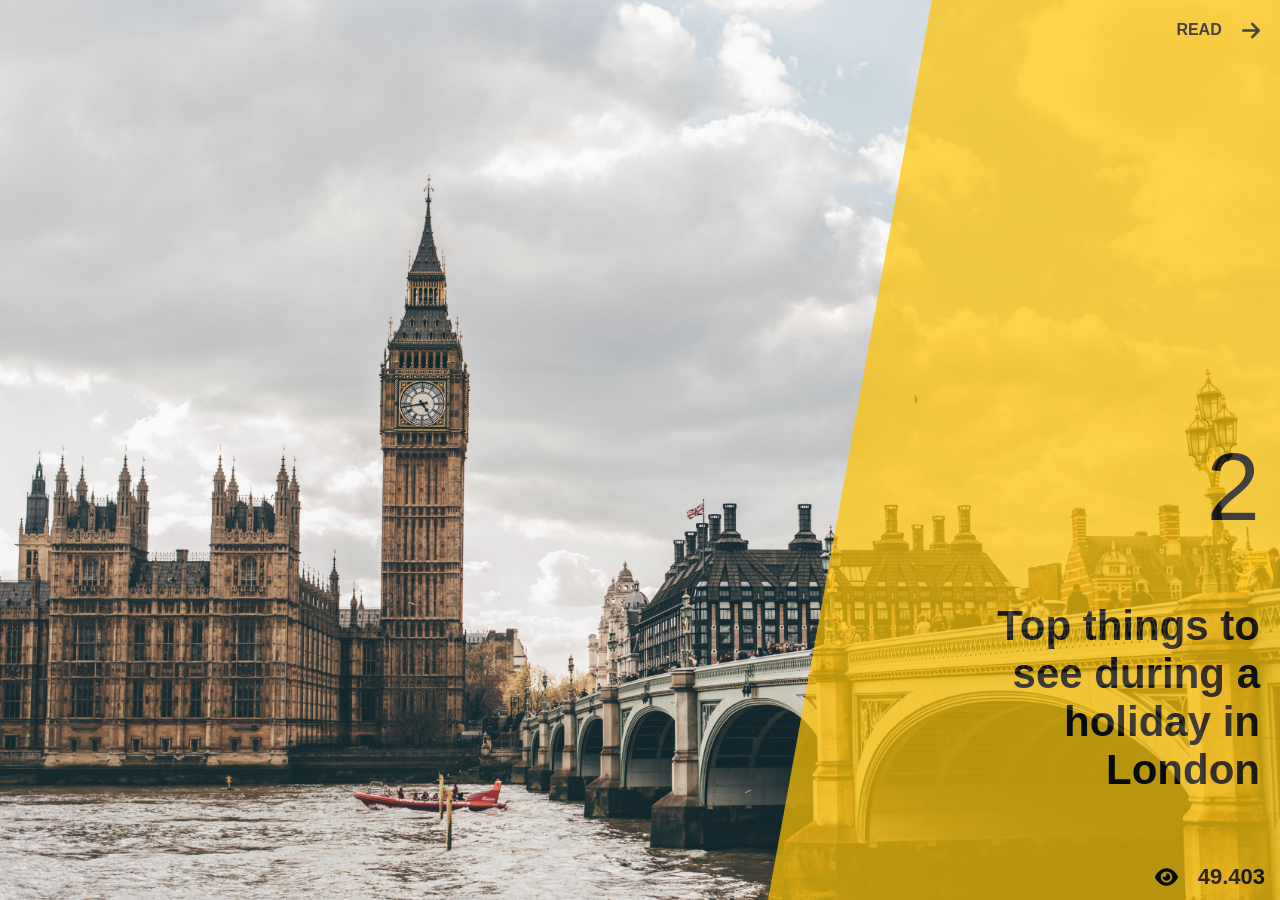
<file: index.html>
<!DOCTYPE html>
<html lang="en">
<head>
  <meta charset="UTF-8">
  <meta name="viewport" content="width=device-width, initial-scale=1.0">
  <title>Document</title>
  <link rel="stylesheet" href="./style.css">
</head>
<body>
  <div class="box">
 
    <div class="box-item">
      <div class="read">
      <a style="text-decoration: none;" href="#">READ</a>
        <img src="./images/arrow-right-solid.svg" alt="">
      </div>
 
 <div class="half">
  <div class="box-bottom">
    <h1>2</h1>
    <div class="items-desc">
      <h2>Top things to see during a holiday in London</h2>
    </div>
    </div>
    <div class="logo">
      <img src="./images/eye-solid.svg" alt="">
      <span>49.403</span>
    </div>
 </div>

    </div>
  </div>
</body>
</html>
</file>
<file: style.css>
*{
  margin: 0;
  padding: 0;
  box-sizing: border-box;
  font-family: sans-serif;
}
.box{
  width: 100%;
  height: 100vh;
  background-image: url(./images/background.jpg);
  background-size: cover;
  background-repeat: no-repeat;
  display:flex;
  justify-content: end;

}
.box-item{
  
background-color: rgb(255, 196, 0);
opacity: 0.7;
width: 40%;
display: flex;
flex-direction: column;
align-items: flex-end;
flex-wrap: wrap;
box-sizing: border-box;
justify-content: space-between;

gap: 20px;
clip-path: polygon(32% 0, 100% 0, 100% 100%, 0% 100%);
}
.read {

  color: black;
  display: flex;
  font-size: 12px;
  justify-content: flex-end;
  align-items: center;
  gap: 20px;
  padding: 20px 20px;
  text-align: center;
}

a {
  font-size: 16px;
  font-weight: bold;
  color: black;
}

.read img {
  width: 5%;
}
.half{
  display: flex;
  flex-direction: column;
  align-items: flex-end;
  gap: 60px;
}
.box-bottom{
  margin-top: 60px;
 
  display: flex;
  justify-content: flex-end;
  flex-direction: column;
  align-items: flex-end;
  padding-top: 30px;
  padding-right: 20px;
  gap: 30px;
}
h1{
  font-size: 72pt;
  font-weight: 400;
}
.items-desc{
  width: 60%;
text-align: end;
padding-top: 30px;
font-size: 28px;
}
.logo{

  width: 35%;
  display: flex;
  text-align: center;
  align-items: center;
  gap: 20px;
  justify-content: flex-end;
  padding: 10px 15px;
  font-size: 22px;
  font-weight: bold;
}
.logo img{
 width: 15%;
}
</file>
<file: style2.css>
*{
  margin: 0;
  padding: 0;
  box-sizing: border-box;
  font-family: sans-serif;
}
.box{
  width: 100%;
  height: 100vh;
  background-image: url(./images/background.jpg);
  background-size: cover;
  background-repeat: no-repeat;
  display:flex;
  justify-content: end;

}
.box-item{
  
background-color: rgb(255, 196, 0);
opacity: 0.7;
width: 40%;
display: flex;
flex-direction: column;
align-items: flex-end;
flex-wrap: wrap;
box-sizing: border-box;
justify-content: space-between;

gap: 20px;
clip-path: polygon(32% 0, 100% 0, 100% 100%, 0% 100%);
}
.read {

  color: black;
  display: flex;
  font-size: 12px;
  justify-content: flex-end;
  align-items: center;
  gap: 20px;
  padding: 20px 20px;
  text-align: center;
}

a {
  font-size: 16px;
  font-weight: bold;
  color: black;
}

.read img {
  width: 5%;
}
.half{
  display: flex;
  flex-direction: column;
  align-items: flex-end;
  gap: 60px;
}
.box-bottom{
  margin-top: 60px;
 
  display: flex;
  justify-content: flex-end;
  flex-direction: column;
  align-items: flex-end;
  padding-top: 30px;
  padding-right: 20px;
  gap: 30px;
}
h1{
  font-size: 72pt;
  font-weight: 400;
}
.items-desc{
  width: 60%;
text-align: end;
padding-top: 30px;
font-size: 28px;
}
.logo{

  width: 35%;
  display: flex;
  text-align: center;
  align-items: center;
  gap: 20px;
  justify-content: flex-end;
  padding: 10px 15px;
  font-size: 22px;
  font-weight: bold;
}
.logo img{
 width: 15%;
}
</file>
